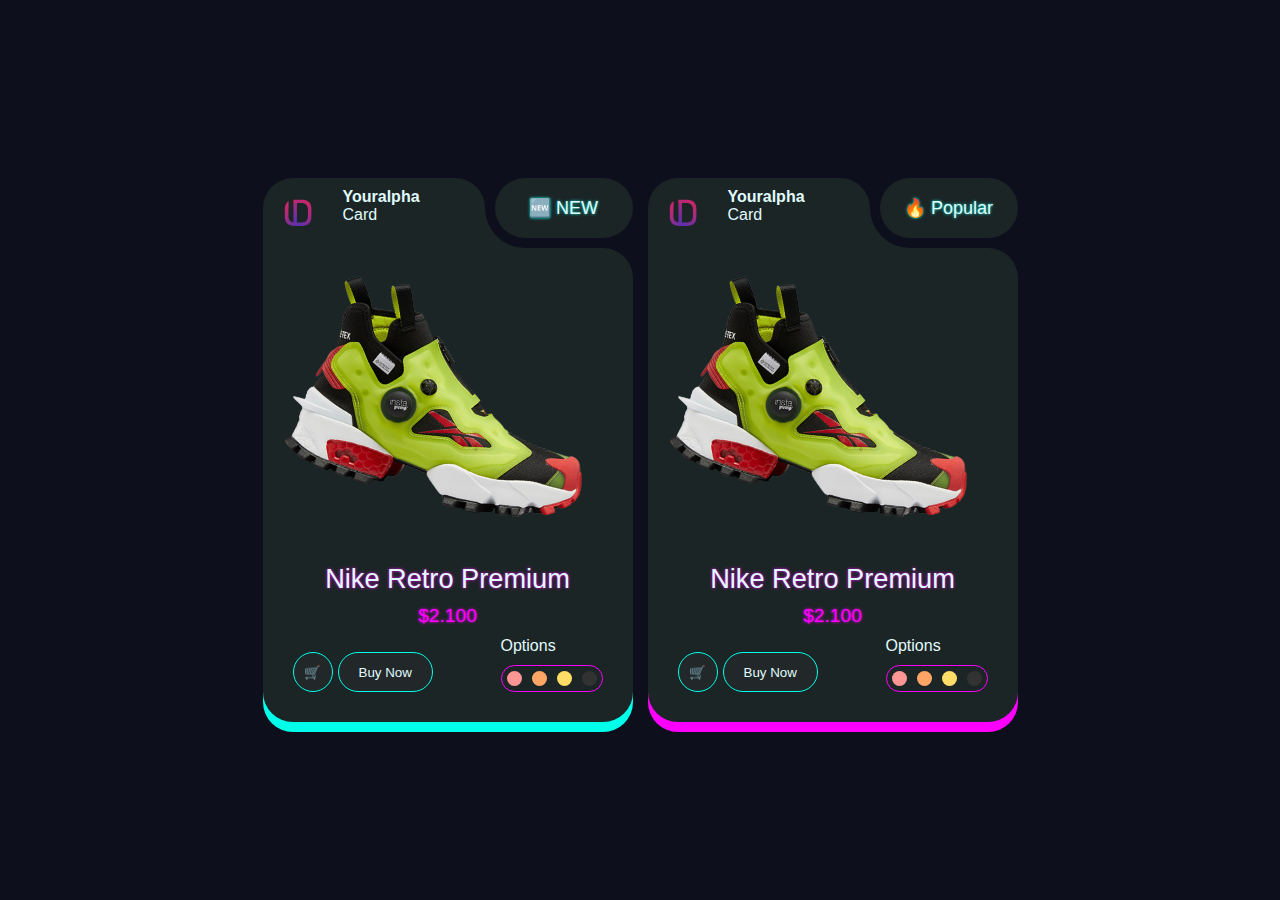
<file: card-v1/index.html>
<!DOCTYPE html>
<html lang="en">
  <head>
    <meta charset="UTF-8" />
    <meta name="viewport" content="width=device-width, initial-scale=1.0" />
    <link rel="stylesheet" href="style.css" />
    <title>Shoe Showcase</title>
  </head>
  <body>
    <div class="card" style="--isType: new">
      <div class="author">
        <div><img src="logo.png" alt="Author Logo" /></div>
        <div>
          <div class="name">Youralpha</div>
          <span>Card</span>
        </div>
      </div>
      <div class="image">
        <img src="green.png" alt="Nike Retro Premium" />
      </div>
      <div class="info">
        <div class="name">Nike Retro Premium</div>
        <div class="price">$2.100</div>
        <div class="more">
          <div class="btns">
            <button class="cart-btn">🛒</button>
            <button class="buyNow">Buy Now</button>
          </div>
          <div class="options">
            <label>Options</label>
            <ul>
              <li style="--color: #fe9696"></li>
              <li style="--color: #ffa666"></li>
              <li style="--color: #ffdd66"></li>
              <li style="--color: #323232"></li>
            </ul>
          </div>
        </div>
      </div>
    </div>

    <div class="card" style="--isType: popular">
      <div class="author">
        <div><img src="logo.png" alt="Author Logo" /></div>
        <div>
          <div class="name">Youralpha</div>
          <span>Card</span>
        </div>
      </div>
      <div class="image">
        <img src="green.png" alt="Nike Retro Premium" />
      </div>
      <div class="info">
        <div class="name">Nike Retro Premium</div>
        <div class="price">$2.100</div>
        <div class="more">
          <div class="btns">
            <button class="cart-btn">🛒</button>
            <button class="buyNow">Buy Now</button>
          </div>
          <div class="options">
            <label>Options</label>
            <ul>
              <li style="--color: #fe9696"></li>
              <li style="--color: #ffa666"></li>
              <li style="--color: #ffdd66"></li>
              <li style="--color: #323232"></li>
            </ul>
          </div>
        </div>
      </div>
    </div>
  </body>
</html>
</file>
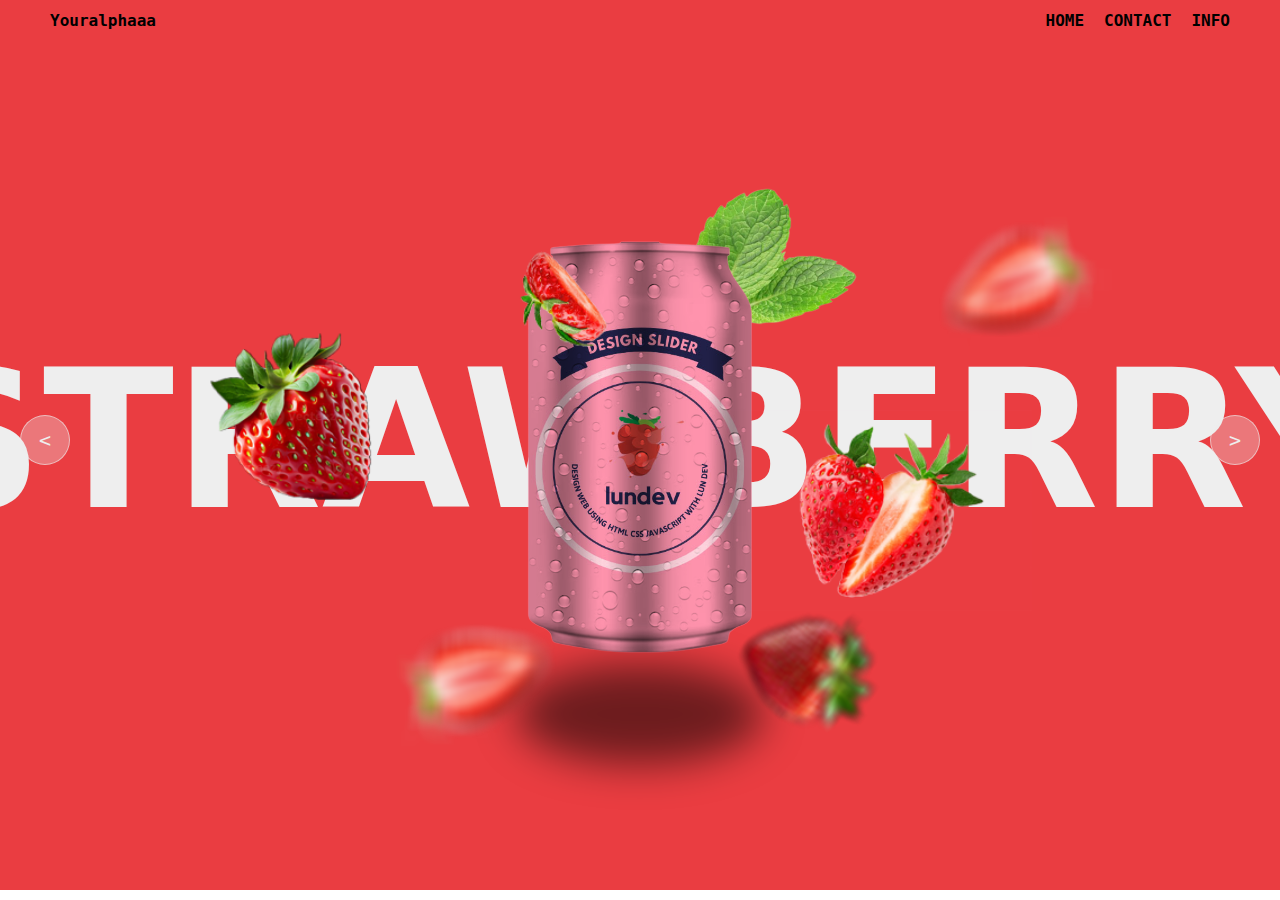
<file: carousel/index.html>
<!DOCTYPE html>
<html lang="en">
  <head>
    <meta charset="UTF-8" />
    <meta name="viewport" content="width=device-width, initial-scale=1.0" />
    <title>Carousel</title>
    <link rel="stylesheet" href="style.css" />
  </head>
  <body>
    <header>
      <div>Youralphaaa</div>
      <nav>
        <ul>
          <li>HOME</li>
          <li>CONTACT</li>
          <li>INFO</li>
        </ul>
      </nav>
    </header>

    <div class="carousel">
      <div class="list">
        <div class="item active" style="--background: #ea3d41">
          <div class="content">Strawberry</div>
          <img src="img/fruit_strawberry.png" class="fruit" />
        </div>
        <div class="item" style="--background: #2d5643">
          <div class="content">avocado</div>
          <img src="img/fruit_avocado.png" class="fruit" />
        </div>
        <div class="item hidden" style="--background: #e7a043">
          <div class="content">orange</div>
          <img src="img/fruit_orange.png" class="fruit" />
        </div>
      </div>
      <div class="leaves"></div>
      <div class="mockup"></div>
      <div class="shadow"></div>
      <div class="arrow">
        <button id="prev"><</button>
        <button id="next">></button>
      </div>
    </div>

    <script src="app.js"></script>
  </body>
</html>
</file>
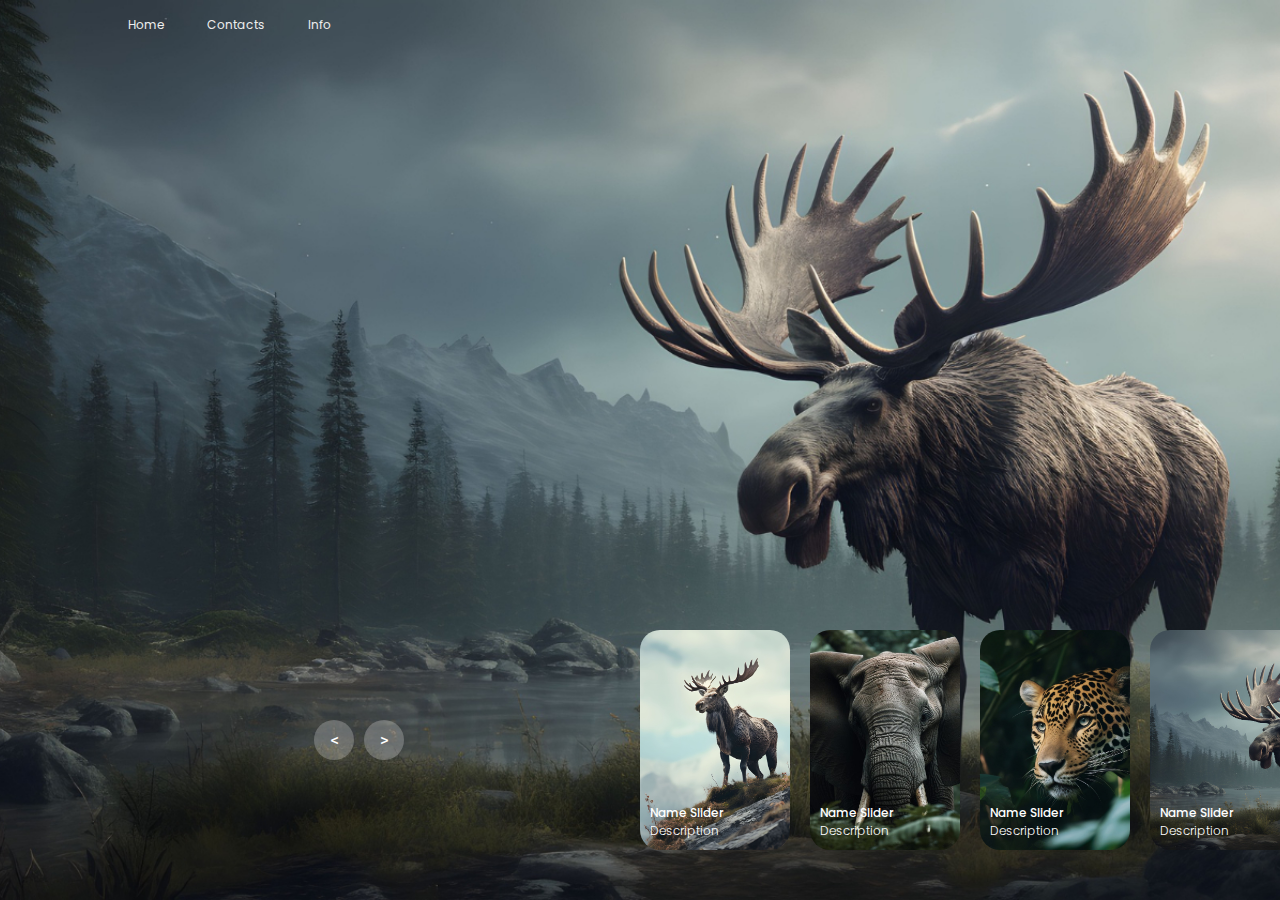
<file: slider-v1/index.html>
<!DOCTYPE html>
<html lang="en">
<head>
    <meta charset="UTF-8">
    <meta name="viewport" content="width=device-width, initial-scale=1.0">
    <title>Document</title>
    <link rel="stylesheet" href="style.css">
</head>
<body>
    <header>
        <nav>
            <a href="">Home</a>
            <a href="">Contacts</a>
            <a href="">Info</a>
        </nav>
    </header>

    <!-- carousel -->
    <div class="carousel">
        <!-- list item -->
        <div class="list">
            <div class="item">
                <img src="image/img1.jpg">
                <div class="content">
                    <div class="author">LUNDEV</div>
                    <div class="title">DESIGN SLIDER</div>
                    <div class="topic">ANIMAL</div>
                    <div class="des">
                        <!-- lorem 50 -->
                        Lorem ipsum dolor, sit amet consectetur adipisicing elit. Ut sequi, rem magnam nesciunt minima placeat, itaque eum neque officiis unde, eaque optio ratione aliquid assumenda facere ab et quasi ducimus aut doloribus non numquam. Explicabo, laboriosam nisi reprehenderit tempora at laborum natus unde. Ut, exercitationem eum aperiam illo illum laudantium?
                    </div>
                    <div class="buttons">
                        <button>SEE MORE</button>
                        <button>SUBSCRIBE</button>
                    </div>
                </div>
            </div>
            <div class="item">
                <img src="image/img2.jpg">
                <div class="content">
                    <div class="author">LUNDEV</div>
                    <div class="title">DESIGN SLIDER</div>
                    <div class="topic">ANIMAL</div>
                    <div class="des">
                        Lorem ipsum dolor, sit amet consectetur adipisicing elit. Ut sequi, rem magnam nesciunt minima placeat, itaque eum neque officiis unde, eaque optio ratione aliquid assumenda facere ab et quasi ducimus aut doloribus non numquam. Explicabo, laboriosam nisi reprehenderit tempora at laborum natus unde. Ut, exercitationem eum aperiam illo illum laudantium?
                    </div>
                    <div class="buttons">
                        <button>SEE MORE</button>
                        <button>SUBSCRIBE</button>
                    </div>
                </div>
            </div>
            <div class="item">
                <img src="image/img3.jpg">
                <div class="content">
                    <div class="author">LUNDEV</div>
                    <div class="title">DESIGN SLIDER</div>
                    <div class="topic">ANIMAL</div>
                    <div class="des">
                        Lorem ipsum dolor, sit amet consectetur adipisicing elit. Ut sequi, rem magnam nesciunt minima placeat, itaque eum neque officiis unde, eaque optio ratione aliquid assumenda facere ab et quasi ducimus aut doloribus non numquam. Explicabo, laboriosam nisi reprehenderit tempora at laborum natus unde. Ut, exercitationem eum aperiam illo illum laudantium?
                    </div>
                    <div class="buttons">
                        <button>SEE MORE</button>
                        <button>SUBSCRIBE</button>
                    </div>
                </div>
            </div>
            <div class="item">
                <img src="image/img4.jpg">
                <div class="content">
                    <div class="author">LUNDEV</div>
                    <div class="title">DESIGN SLIDER</div>
                    <div class="topic">ANIMAL</div>
                    <div class="des">
                        Lorem ipsum dolor, sit amet consectetur adipisicing elit. Ut sequi, rem magnam nesciunt minima placeat, itaque eum neque officiis unde, eaque optio ratione aliquid assumenda facere ab et quasi ducimus aut doloribus non numquam. Explicabo, laboriosam nisi reprehenderit tempora at laborum natus unde. Ut, exercitationem eum aperiam illo illum laudantium?
                    </div>
                    <div class="buttons">
                        <button>SEE MORE</button>
                        <button>SUBSCRIBE</button>
                    </div>
                </div>
            </div>
        </div>
        <!-- list thumnail -->
        <div class="thumbnail">
            <div class="item">
                <img src="image/img1.jpg">
                <div class="content">
                    <div class="title">
                        Name Slider
                    </div>
                    <div class="description">
                        Description
                    </div>
                </div>
            </div>
            <div class="item">
                <img src="image/img2.jpg">
                <div class="content">
                    <div class="title">
                        Name Slider
                    </div>
                    <div class="description">
                        Description
                    </div>
                </div>
            </div>
            <div class="item">
                <img src="image/img3.jpg">
                <div class="content">
                    <div class="title">
                        Name Slider
                    </div>
                    <div class="description">
                        Description
                    </div>
                </div>
            </div>
            <div class="item">
                <img src="image/img4.jpg">
                <div class="content">
                    <div class="title">
                        Name Slider
                    </div>
                    <div class="description">
                        Description
                    </div>
                </div>
            </div>
        </div>
        <!-- next prev -->

        <div class="arrows">
            <button id="prev"><</button>
            <button id="next">></button>
        </div>
        <!-- time running -->
        <div class="time"></div>
    </div>

    <script src="app.js"></script>
</body>
</html>
</file>
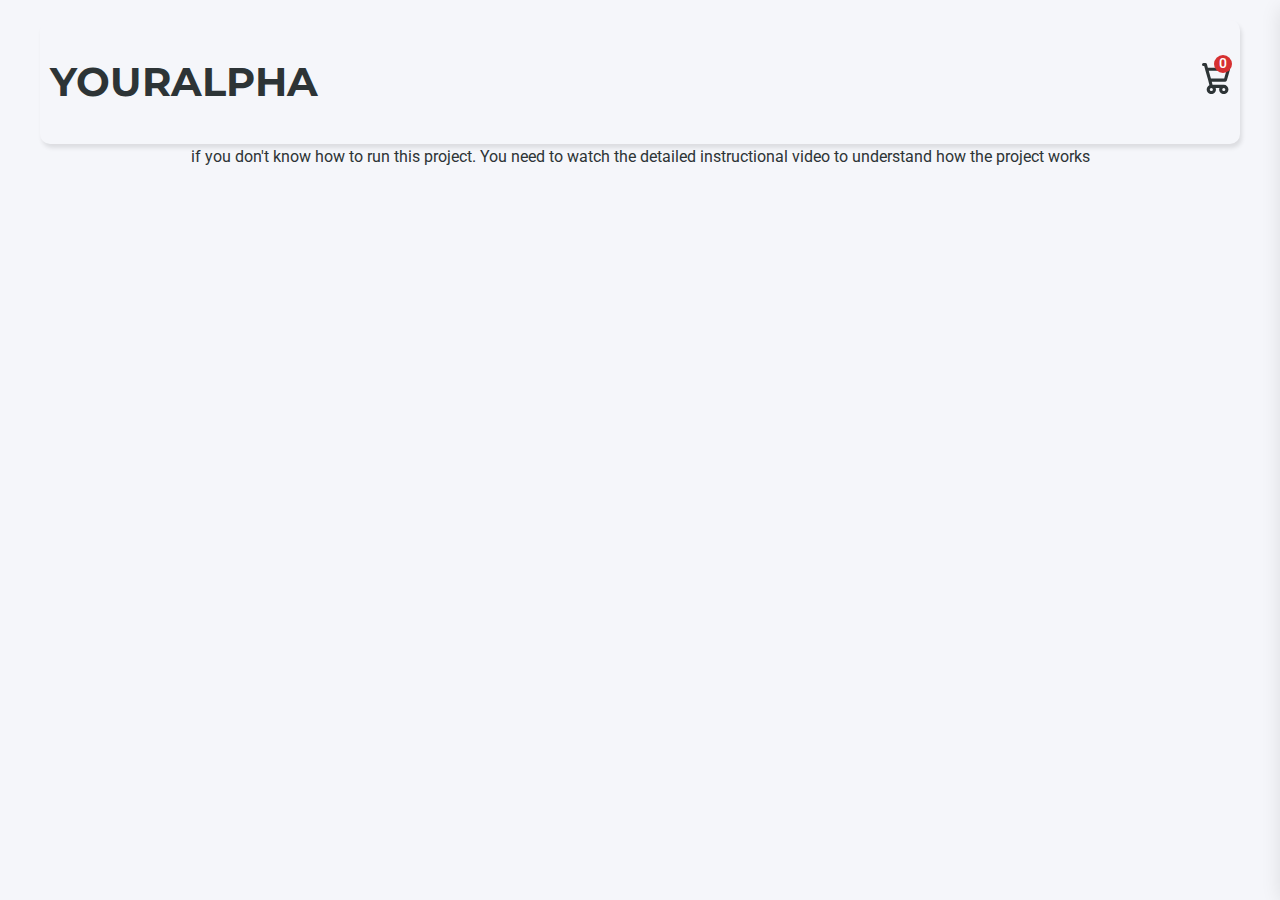
<file: add-to-cart/template.html>
<!DOCTYPE html>
<html lang="en">
  <head>
    <meta charset="UTF-8" />
    <meta name="viewport" content="width=device-width, initial-scale=1.0" />
    <title>Document</title>
    <link rel="stylesheet" href="style.css" />
    <link
      href="https://fonts.googleapis.com/css2?family=Montserrat:wght@500;700&family=Roboto:wght@400&display=swap"
      rel="stylesheet"
    />
  </head>
  <body class="">
    <div class="container">
      <header>
        <div class="title">
          <a href="/">YOURALPHA</a>
        </div>
        <div class="icon-cart">
          <svg
            aria-hidden="true"
            xmlns="http://www.w3.org/2000/svg"
            fill="none"
            viewBox="0 0 18 20"
          >
            <path
              stroke="currentColor"
              stroke-linecap="round"
              stroke-linejoin="round"
              stroke-width="2"
              d="M6 15a2 2 0 1 0 0 4 2 2 0 0 0 0-4Zm0 0h8m-8 0-1-4m9 4a2 2 0 1 0 0 4 2 2 0 0 0 0-4Zm-9-4h10l2-7H3m2 7L3 4m0 0-.792-3H1"
            />
          </svg>
          <span>0</span>
        </div>
      </header>
      <div id="contentTab">
        if you don't know how to run this project. You need to watch the
        detailed instructional video to understand how the project works
      </div>
    </div>

    <div class="cartTab">
      <h1>Shopping Cart</h1>
      <div class="listCart"></div>
      <div class="btn">
        <button class="close">CLOSE</button>
        <button class="checkOut">Check Out</button>
      </div>
    </div>

    <script src="cart.js" type="module"></script>
  </body>
</html>
</file>
<file: card-v1/style.css>
body {
  margin: 0;
  background-color: #0d0f1c; /* Gelap dengan hint biru neon */
  min-height: 100vh;
  display: flex;
  gap: 15px;
  justify-content: center;
  align-items: center;
  font-family: "Poppins", sans-serif;
  background-size: cover;
}

* {
  box-sizing: border-box;
}

:root {
  --background-color: #1c2526; /* Abu-abu gelap cyberpunk */
  --text-color: #e0fbfc; /* Putih neon */
  --border-radius: 30px;
}

.card {
  color: var(--text-color);
  position: relative;
  width: min(370px, 100%);
  animation: fadeIn 0.8s ease-out;
}

@keyframes fadeIn {
  from {
    opacity: 0;
    transform: translateY(20px);
  }
  to {
    opacity: 1;
    transform: translateY(0);
  }
}

.card .author {
  display: grid;
  grid-template-columns: 50px 1fr;
  padding: 10px;
  gap: 20px;
  width: 60%;
  background-color: var(--background-color);
  border-radius: var(--border-radius) var(--border-radius) 0 0;
  height: 70px;
  /* No hover effect */
}

.card .author img {
  width: 100%;
  border-radius: 50%;
}

.card .author .name {
  font-weight: bold;
}

.card .image {
  text-align: center;
  background-color: var(--background-color);
  border-top-right-radius: var(--border-radius);
  overflow: hidden;
}

.card .image img {
  transform: rotate(15deg);
  width: 90%;
  transition: transform 0.5s ease, filter 0.3s ease;
}

.card .image img:hover {
  transform: rotate(25deg) scale(1.1) translate(10px, -20px);
  filter: brightness(1.2); /* Glow dikurangin, cuma brightness */
}

.card .info {
  background-color: var(--background-color);
  padding: 0 30px;
  border-radius: 0 0 var(--border-radius) var(--border-radius);
  text-align: center;
}

.card .info .name {
  font-size: 1.7em;
  animation: slideUp 0.5s ease-out;
  text-shadow: 0 0 3px #ff00ff; /* Shadow neon dikurangin intensitasnya */
}

@keyframes slideUp {
  from {
    opacity: 0;
    transform: translateY(10px);
  }
  to {
    opacity: 1;
    transform: translateY(0);
  }
}

.card .price {
  font-size: 1.2em;
  color: #ff00ff; /* Magenta neon */
  margin: 10px 0;
  text-shadow: 0 0 3px #ff00ff; /* Shadow neon dikurangin */
}

.card .more {
  display: flex;
  justify-content: space-between;
  align-items: end;
  padding-bottom: 30px;
}

.card .more .btns {
  display: flex;
  gap: 5px;
}

.card .more .btns button {
  font-family: "Poppins", sans-serif;
  color: var(--text-color);
  background-color: #31313155;
  border: 1px solid #00ffea; /* Border cyan neon */
  cursor: pointer;
  transition: all 0.3s ease;
}

.card .more .btns .cart-btn {
  width: 40px;
  height: 40px;
  border-radius: 50%;
}

.card .more .btns .cart-btn:hover {
  background-color: #ff00ff; /* Magenta neon */
  box-shadow: 0 0 5px #ff00ff; /* Glow dikurangin */
  transform: scale(1.1);
}

.card .more .btns .buyNow {
  padding: 0 20px;
  border-radius: 30px;
}

.card .more .btns .buyNow:hover {
  background-color: #00ffea; /* Cyan neon */
  box-shadow: 0 0 5px #00ffea; /* Glow dikurangin */
  transform: translateY(-2px);
}

.card .options {
  text-align: left;
}

.card .options ul {
  margin: 10px 0 0;
  display: flex;
  justify-content: center;
  gap: 10px;
  border: 1px solid #ff00ff; /* Magenta border */
  padding: 5px;
  width: max-content;
  border-radius: 20px;
  flex-wrap: wrap;
  transition: transform 0.3s ease;
}

.card .options ul:hover {
  transform: scale(1.05);
}

.card .options li {
  background-color: var(--color);
  width: 15px;
  height: 15px;
  border-radius: 50%;
  list-style: none;
  transition: transform 0.3s ease;
  /* Shadow neon dihapus dari sini */
}

.card .options li:hover {
  transform: scale(1.2);
}

.card::before {
  background-color: transparent;
  content: "";
  top: 0;
  right: 0;
  position: absolute;
  width: calc(40%);
  height: 70px;
  border-bottom-left-radius: calc(var(--border-radius) + 10px);
  box-shadow: -30px 30px 0 var(--background-color);
}

.card::after {
  background-color: var(--background-color);
  backdrop-filter: blur(10px);
  top: 0;
  right: 0;
  position: absolute;
  width: calc(40% - 10px);
  height: 60px;
  border-radius: var(--border-radius);
  display: flex;
  justify-content: center;
  align-items: center;
  font-weight: 500;
  font-size: large;
  animation: popIn 0.5s ease-out;
  text-shadow: 0 0 3px #00ffea; /* Shadow neon dikurangin */
}

@keyframes popIn {
  from {
    opacity: 0;
    transform: scale(0.8);
  }
  to {
    opacity: 1;
    transform: scale(1);
  }
}

@container style(--isType: popular) {
  .card .info {
    box-shadow: 0 10px 0 #ff00ff; /* Glow besar dihapus, cuma shadow solid */
  }
  .card::after {
    content: " 🔥 Popular ";
  }
}

@container style(--isType: new) {
  .card .info {
    box-shadow: 0 10px 0 #00ffea; /* Glow besar dihapus, cuma shadow solid */
  }
  .card::after {
    content: " 🆕 NEW ";
  }
}
</file>
<file: carousel/style.css>
body{
    margin: 0;
}
header{
    display: flex;
    height: 40px;
    justify-content: space-between;
    align-items: center;
    padding: 0 50px;
    box-sizing: border-box;
    font-family: monospace;
    font-weight: bold;
    font-size: large;
    position: relative;
    z-index: 1;
}
header ul{
    padding: 0;
    margin: 0;
    list-style: none;
    display: flex;
    gap: 20px;
}

.carousel{
    width: 100vw;
    height: 100vh;
    position: relative;
    overflow: hidden;
    margin-top: -50px;
}

.list{
    width: 100%;
    height: 100%;
}

.item{
    width: 100%;
    height: 100%;
    background-color: var(--background);
    position: absolute;
    top: 0;
    left: 0;
    overflow: hidden;
    display: none;
}
.item img.fruit{
    width: 90%;
    position: absolute;
    top: 50%;
    left: 50%;
    transform: translate(-50%, -50%);
    z-index: 15;
    pointer-events: none;
}
.item .content{
    position: absolute;
    top: 50%;
    left: 50%;
    transform: translate(-50%, -50%);
    text-align: center;
    font-size: 12rem;
    color: #eee;
    font-weight: bold;
    font-family: system-ui;
    text-transform: uppercase;
    white-space: nowrap;
}
.item.active{
    display: block;
}
.item.hidden{
    display: block;
    pointer-events: none;
    background-color: transparent;
    z-index: 1;
}


#prev,
#next{
    position: absolute;
    top: 50%;
    transform: translateY(-50%);
    width: 50px;
    height: 50px;
    border-radius: 50%;
    background-color: transparent;
    border: 1px solid #eee9;
    background-color: #eee5;
    color: #eee;
    font-size: x-large;
    font-family: monospace;
    cursor: pointer;
    z-index: 15;
}
#prev{
    left: 20px;
}
#next{
    right: 20px;
}


@keyframes toActive{
    from{
        top: 100%;
        opacity: 0;
    }
}
@keyframes toOut{
    from{
        top: 50%;
        opacity: 1;
    }
}
.item.active img.fruit{
    animation: toActive 0.5s ease-in-out 1;
}
.item.hidden img.fruit{
    animation: toOut 0.8s ease-in-out 1;
    top: -100%;
    opacity: 0;
}
.item.active .content{
    animation: toActive 0.8s ease-in-out 1;
}
.item.hidden .content{
    opacity: 0;
}


.carousel.right .item.active img.fruit{
    animation: toActivePrev 0.5s ease-in-out 1;
}
.carousel.right .item.hidden img.fruit{
    animation: toOut 0.8s ease-in-out 1;
    top: 100%;
    opacity: 0;
}
.carousel.right .item.active .content{
    animation: toActivePrev 0.8s ease-in-out 1;
}


@keyframes toActivePrev{
    from{
        top: 0;
        opacity: 0;
    }
}





:root{
    --width-mockup: calc(371px / 1.5);
    --height-mockup: calc(673px / 1.5);
}

.mockup {
    position: absolute;
    top: 50%;
    left: 50%;
    --left: 0%;
    transform: translate(-50%, -50%);
    height: var(--height-mockup);
    width: var(--width-mockup);
    background: 
        url(img/mockup.png)  0 0 no-repeat, 
        url(img/listSoda.jpg) var(--left) 0;
    background-size: auto 100%;
    background-blend-mode: multiply;
    -webkit-mask-image: 
    url(img/mockup.png);
    -webkit-mask-repeat: no-repeat;
    -webkit-mask-size: auto 100%;
    transition: background 0.5s;
}

.leaves{
    position: absolute;
    width: 170px;
    height: 170px;
    background-image: url(img/leaves.png);
    background-size: 100%;
    top: calc((50% - (var(--height-mockup) / 1.7)));
    left: calc((50% + (var(--width-mockup) / 5)));
}
.shadow{
    width: var(--width-mockup);
    height: 100px;
    background-color: #0008;
    border-radius: 50%;
    position: absolute;
    top:  calc((50% + (var(--height-mockup) / 2)));
    left: 50%;
    transform: translateX(-50%);
    filter: blur(20px);
}
@media screen and (max-width: 768px) {
    .item .content{
        transform: translate(-50%, -50%) scale(.5);
    }
    .item img.fruit{
        width: 100%;
        height: 100%;
        object-fit: cover;
    }
}
</file>
<file: slider-v1/style.css>
@import url('https://fonts.googleapis.com/css2?family=Poppins:ital,wght@0,100;0,200;0,300;0,400;0,500;0,600;0,700;0,800;0,900;1,100;1,200;1,300;1,400;1,500;1,600;1,700;1,800;1,900&display=swap');
body{
    margin: 0;
    background-color: #000;
    color: #eee;
    font-family: Poppins;
    font-size: 12px;
}
a{
    text-decoration: none;
}
header{
    width: 1140px;
    max-width: 80%;
    margin: auto;
    height: 50px;
    display: flex;
    align-items: center;
    position: relative;
    z-index: 100;
}
header a{
    color: #eee;
    margin-right: 40px;
}
/* carousel */
.carousel{
    height: 100vh;
    margin-top: -50px;
    width: 100vw;
    overflow: hidden;
    position: relative;
}
.carousel .list .item{
    width: 100%;
    height: 100%;
    position: absolute;
    inset: 0 0 0 0;
}
.carousel .list .item img{
    width: 100%;
    height: 100%;
    object-fit: cover;
}
.carousel .list .item .content{
    position: absolute;
    top: 20%;
    width: 1140px;
    max-width: 80%;
    left: 50%;
    transform: translateX(-50%);
    padding-right: 30%;
    box-sizing: border-box;
    color: #fff;
    text-shadow: 0 5px 10px #0004;
}
.carousel .list .item .author{
    font-weight: bold;
    letter-spacing: 10px;
}
.carousel .list .item .title,
.carousel .list .item .topic{
    font-size: 5em;
    font-weight: bold;
    line-height: 1.3em;
}
.carousel .list .item .topic{
    color: #f1683a;
}
.carousel .list .item .buttons{
    display: grid;
    grid-template-columns: repeat(2, 130px);
    grid-template-rows: 40px;
    gap: 5px;
    margin-top: 20px;
}
.carousel .list .item .buttons button{
    border: none;
    background-color: #eee;
    letter-spacing: 3px;
    font-family: Poppins;
    font-weight: 500;
}
.carousel .list .item .buttons button:nth-child(2){
    background-color: transparent;
    border: 1px solid #fff;
    color: #eee;
}
/* thumbail */
.thumbnail{
    position: absolute;
    bottom: 50px;
    left: 50%;
    width: max-content;
    z-index: 100;
    display: flex;
    gap: 20px;
}
.thumbnail .item{
    width: 150px;
    height: 220px;
    flex-shrink: 0;
    position: relative;
}
.thumbnail .item img{
    width: 100%;
    height: 100%;
    object-fit: cover;
    border-radius: 20px;
}
.thumbnail .item .content{
    color: #fff;
    position: absolute;
    bottom: 10px;
    left: 10px;
    right: 10px;
}
.thumbnail .item .content .title{
    font-weight: 500;
}
.thumbnail .item .content .description{
    font-weight: 300;
}
/* arrows */
.arrows{
    position: absolute;
    top: 80%;
    right: 52%;
    z-index: 100;
    width: 300px;
    max-width: 30%;
    display: flex;
    gap: 10px;
    align-items: center;
}
.arrows button{
    width: 40px;
    height: 40px;
    border-radius: 50%;
    background-color: #eee4;
    border: none;
    color: #fff;
    font-family: monospace;
    font-weight: bold;
    transition: .5s;
}
.arrows button:hover{
    background-color: #fff;
    color: #000;
}

/* animation */
.carousel .list .item:nth-child(1){
    z-index: 1;
}

/* animation text in first item */

.carousel .list .item:nth-child(1) .content .author,
.carousel .list .item:nth-child(1) .content .title,
.carousel .list .item:nth-child(1) .content .topic,
.carousel .list .item:nth-child(1) .content .des,
.carousel .list .item:nth-child(1) .content .buttons
{
    transform: translateY(50px);
    filter: blur(20px);
    opacity: 0;
    animation: showContent .5s 1s linear 1 forwards;
}
@keyframes showContent{
    to{
        transform: translateY(0px);
        filter: blur(0px);
        opacity: 1;
    }
}
.carousel .list .item:nth-child(1) .content .title{
    animation-delay: 1.2s!important;
}
.carousel .list .item:nth-child(1) .content .topic{
    animation-delay: 1.4s!important;
}
.carousel .list .item:nth-child(1) .content .des{
    animation-delay: 1.6s!important;
}
.carousel .list .item:nth-child(1) .content .buttons{
    animation-delay: 1.8s!important;
}
/* create animation when next click */
.carousel.next .list .item:nth-child(1) img{
    width: 150px;
    height: 220px;
    position: absolute;
    bottom: 50px;
    left: 50%;
    border-radius: 30px;
    animation: showImage .5s linear 1 forwards;
}
@keyframes showImage{
    to{
        bottom: 0;
        left: 0;
        width: 100%;
        height: 100%;
        border-radius: 0;
    }
}

.carousel.next .thumbnail .item:nth-last-child(1){
    overflow: hidden;
    animation: showThumbnail .5s linear 1 forwards;
}
.carousel.prev .list .item img{
    z-index: 100;
}
@keyframes showThumbnail{
    from{
        width: 0;
        opacity: 0;
    }
}
.carousel.next .thumbnail{
    animation: effectNext .5s linear 1 forwards;
}

@keyframes effectNext{
    from{
        transform: translateX(150px);
    }
}

/* running time */

.carousel .time{
    position: absolute;
    z-index: 1000;
    width: 0%;
    height: 3px;
    background-color: #f1683a;
    left: 0;
    top: 0;
}

.carousel.next .time,
.carousel.prev .time{
    animation: runningTime 3s linear 1 forwards;
}
@keyframes runningTime{
    from{ width: 100%}
    to{width: 0}
}


/* prev click */

.carousel.prev .list .item:nth-child(2){
    z-index: 2;
}

.carousel.prev .list .item:nth-child(2) img{
    animation: outFrame 0.5s linear 1 forwards;
    position: absolute;
    bottom: 0;
    left: 0;
}
@keyframes outFrame{
    to{
        width: 150px;
        height: 220px;
        bottom: 50px;
        left: 50%;
        border-radius: 20px;
    }
}

.carousel.prev .thumbnail .item:nth-child(1){
    overflow: hidden;
    opacity: 0;
    animation: showThumbnail .5s linear 1 forwards;
}
.carousel.next .arrows button,
.carousel.prev .arrows button{
    pointer-events: none;
}
.carousel.prev .list .item:nth-child(2) .content .author,
.carousel.prev .list .item:nth-child(2) .content .title,
.carousel.prev .list .item:nth-child(2) .content .topic,
.carousel.prev .list .item:nth-child(2) .content .des,
.carousel.prev .list .item:nth-child(2) .content .buttons
{
    animation: contentOut 1.5s linear 1 forwards!important;
}

@keyframes contentOut{
    to{
        transform: translateY(-150px);
        filter: blur(20px);
        opacity: 0;
    }
}
@media screen and (max-width: 678px) {
    .carousel .list .item .content{
        padding-right: 0;
    }
    .carousel .list .item .content .title{
        font-size: 30px;
    }
}
</file>
<file: add-to-cart/style.css>
/* Import Fonts */
@import url("https://fonts.googleapis.com/css2?family=Montserrat:wght@500;700&family=Roboto:wght@300;400;700&display=swap");

:root {
  --primary-color: #2d3436;
  --secondary-color: #d63031;
  --accent-color: #00b894;
  --bg-light: #f5f6fa;
  --text-dark: #2d3436;
  --glass-bg: rgba(255, 255, 255, 0.15);
  --shadow-sm: 0 4px 10px rgba(0, 0, 0, 0.05);
  --shadow-md: 0 8px 20px rgba(0, 0, 0, 0.1);
  --transition: all 0.3s ease;
}

body {
  margin: 0;
  font-family: "Roboto", sans-serif;
  background: var(--bg-light);
  color: var(--text-dark);
  line-height: 1.6;
}

/* Global Styles */
svg {
  width: 28px;
  transition: var(--transition);
}

a {
  text-decoration: none;
  color: var(--text-dark);
  transition: var(--transition);
}

button {
  cursor: pointer;
  transition: var(--transition);
}

/* Container */
.container {
  width: 1200px;
  margin: auto;
  max-width: 95vw;
  text-align: center;
  padding-top: 20px;
  transition: transform 0.5s ease;
}

/* Header */
header {
  display: flex;
  justify-content: space-between;
  align-items: center;
  padding: 30px 0;
  border-radius: 10px;
  position: sticky;
  top: 0;
  background: var(--bg-light);
  z-index: 10;
  box-shadow: 2px 4px 4px rgba(0, 0, 0, 0.1);
}

.title {
  font-size: 2.5rem;
  font-family: "Montserrat", sans-serif;
  font-weight: 700;
  color: var(--primary-color);
  margin-left: 10px;
}

.icon-cart {
  position: relative;
  cursor: pointer;
  margin-right: 10px;
}

.icon-cart span {
  margin-right: 10px;
  position: absolute;
  background: var(--secondary-color);
  width: 18px;
  height: 18px;
  display: flex;
  justify-content: center;
  align-items: center;
  border-radius: 50%;
  color: #fff;
  top: -8px;
  right: -12px;
  font-size: 0.85rem;
  font-weight: 500;
}

.icon-cart:hover svg {
  fill: var(--accent-color);
}

/* Cart Tab */
.cartTab {
  width: 450px;
  max-width: 100%;
  background: var(--glass-bg);
  backdrop-filter: blur(10px);
  color: var(--text-dark);
  position: fixed;
  top: 0;
  right: -450px;
  bottom: 0;
  display: grid;
  grid-template-rows: 80px 1fr 80px;
  box-shadow: var(--shadow-md);
  border-radius: 0 0 0 20px;
  transition: right 0.5s ease;
}

.cartTab h1 {
  padding: 20px;
  margin: 0;
  font-family: "Montserrat", sans-serif;
  font-weight: 500;
  font-size: 1.8rem;
}

.cartTab .btn {
  display: grid;
  grid-template-columns: repeat(2, 1fr);
  gap: 10px;
  padding: 10px;
}

.cartTab button {
  background: var(--accent-color);
  border: none;
  padding: 15px;
  font-family: "Montserrat", sans-serif;
  font-weight: 500;
  color: #fff;
  border-radius: 25px;
}

.cartTab .close {
  background: #dfe6e9;
  color: var(--text-dark);
}

.cartTab button:hover {
  opacity: 0.9;
  transform: translateY(-2px);
}

.listCart {
  overflow: auto;
  padding: 20px;
}

.listCart::-webkit-scrollbar {
  width: 0;
}

body.activeTabCart .cartTab {
  right: 0;
}

body.activeTabCart .container {
  transform: translateX(-300px);
}

/* Product List */
.listProduct {
  display: grid;
  grid-template-columns: repeat(4, 1fr);
  gap: 30px;
  padding: 30px 0;
}

.listProduct .item {
  background: #fff;
  padding: 20px;
  border-radius: 15px;
  box-shadow: var(--shadow-sm);
  transition: var(--transition);
}

.listProduct .item:hover {
  transform: translateY(-8px);
  box-shadow: var(--shadow-md);
}

.listProduct .item img {
  width: 100%;
  filter: drop-shadow(0 8px 12px rgba(0, 0, 0, 0.1));
  transition: var(--transition);
}

.listProduct .item:hover img {
  transform: scale(1.03);
}

.listProduct .item h2 {
  font-family: "Montserrat", sans-serif;
  font-weight: 500;
  font-size: 1.2rem;
  margin: 12px 0 8px;
}

.listProduct .item .price {
  font-size: 1.1rem;
  color: var(--secondary-color);
  font-weight: 700;
}

.listProduct .item button {
  background: var(--primary-color);
  color: #fff;
  border: none;
  padding: 12px 25px;
  margin-top: 15px;
  border-radius: 25px;
  font-family: "Montserrat", sans-serif;
  font-weight: 500;
}

.listProduct .item button:hover {
  background: var(--accent-color);
  transform: translateY(-2px);
}

/* Cart Items */
.listCart .item {
  display: grid;
  grid-template-columns: 80px 1fr 80px 120px;
  gap: 15px;
  align-items: center;
  padding: 15px 0;
  border-bottom: 1px solid rgba(0, 0, 0, 0.05);
}

.listCart .item img {
  width: 100%;
  border-radius: 8px;
}

.listCart .item .name {
  font-family: "Montserrat", sans-serif;
  font-weight: 500;
  font-size: 1rem;
}

.listCart .item .totalPrice {
  font-weight: 700;
  color: var(--secondary-color);
  font-size: 1.1rem;
}

/* Quantity di Cart */
.listCart .quantity {
  display: flex;
  align-items: center;
  justify-content: center;
  gap: 8px;
}

.listCart .quantity span {
  display: flex;
  align-items: center;
  justify-content: center;
  width: 32px;
  height: 32px;
  background: #dfe6e9;
  border-radius: 50%;
  color: var(--text-dark);
  font-size: 1.2rem;
  font-weight: 700;
  cursor: pointer;
  user-select: none;
  transition: var(--transition);
}

.listCart .quantity span:hover {
  background: var(--accent-color);
  color: #fff;
}

.listCart .quantity input {
  width: 48px;
  height: 32px;
  text-align: center;
  border: 1px solid rgba(0, 0, 0, 0.1);
  border-radius: 8px;
  padding: 0;
  font-family: "Montserrat", sans-serif;
  font-weight: 500;
  background: #fff;
  color: var(--text-dark);
  outline: none;
  transition: border-color 0.3s ease;
}

.listCart .quantity input:focus {
  border-color: var(--accent-color);
  box-shadow: 0 0 4px rgba(0, 184, 148, 0.3);
}

/* Detail Page */
.detail {
  display: grid;
  grid-template-columns: 1fr 1fr;
  gap: 60px;
  padding: 50px 0;
}

.detail .image {
  position: relative;
}

.detail .image img {
  width: 100%;
  border-radius: 15px;
  box-shadow: var(--shadow-md);
  transition: var(--transition);
}

.detail .image:hover img {
  transform: scale(1.02);
}

.detail .image::before {
  content: "";
  position: absolute;
  width: 80%;
  height: 80%;
  background: linear-gradient(135deg, rgba(0, 184, 148, 0.15), transparent);
  border-radius: 50%;
  top: 20%;
  left: 10%;
  z-index: -1;
}

.detail .name {
  font-size: 2.5rem;
  font-family: "Montserrat", sans-serif;
  font-weight: 700;
  margin: 0 0 15px;
}

.detail .price {
  font-size: 1.5rem;
  color: var(--secondary-color);
  font-weight: 700;
  margin-bottom: 10px;
}

.detail .buttons {
  display: flex;
  gap: 20px;
  margin: 20px 0;
}

.detail .buttons button {
  background: #dfe6e9;
  border: none;
  padding: 15px 25px;
  border-radius: 30px;
  font-family: "Montserrat", sans-serif;
  font-size: 1rem;
  font-weight: 500;
}

.detail .buttons .addCart {
  background: var(--primary-color);
  color: #fff;
  display: flex;
  align-items: center;
  gap: 10px;
}

.detail .buttons button:hover {
  background: var(--accent-color);
  color: #fff;
  transform: translateY(-2px);
}

.detail .description {
  font-size: 1rem;
  line-height: 1.8;
  color: #636e72;
}

/* Responsive */
@media only screen and (max-width: 992px) {
  .listProduct {
    grid-template-columns: repeat(3, 1fr);
  }
  .detail {
    grid-template-columns: 40% 1fr;
  }
}

@media only screen and (max-width: 767px) {
  .listProduct {
    grid-template-columns: repeat(2, 1fr);
  }
  .detail {
    grid-template-columns: 1fr;
    text-align: center;
  }
  .detail .image img {
    height: 50vh;
    max-width: 100%;
  }
  .detail .name {
    font-size: 1.8rem;
  }
  .detail .buttons {
    justify-content: center;
    flex-wrap: wrap;
  }
  .cartTab {
    width: 100%;
    right: -100%;
  }
  body.activeTabCart .container {
    transform: translateX(0);
  }
}
</file>
